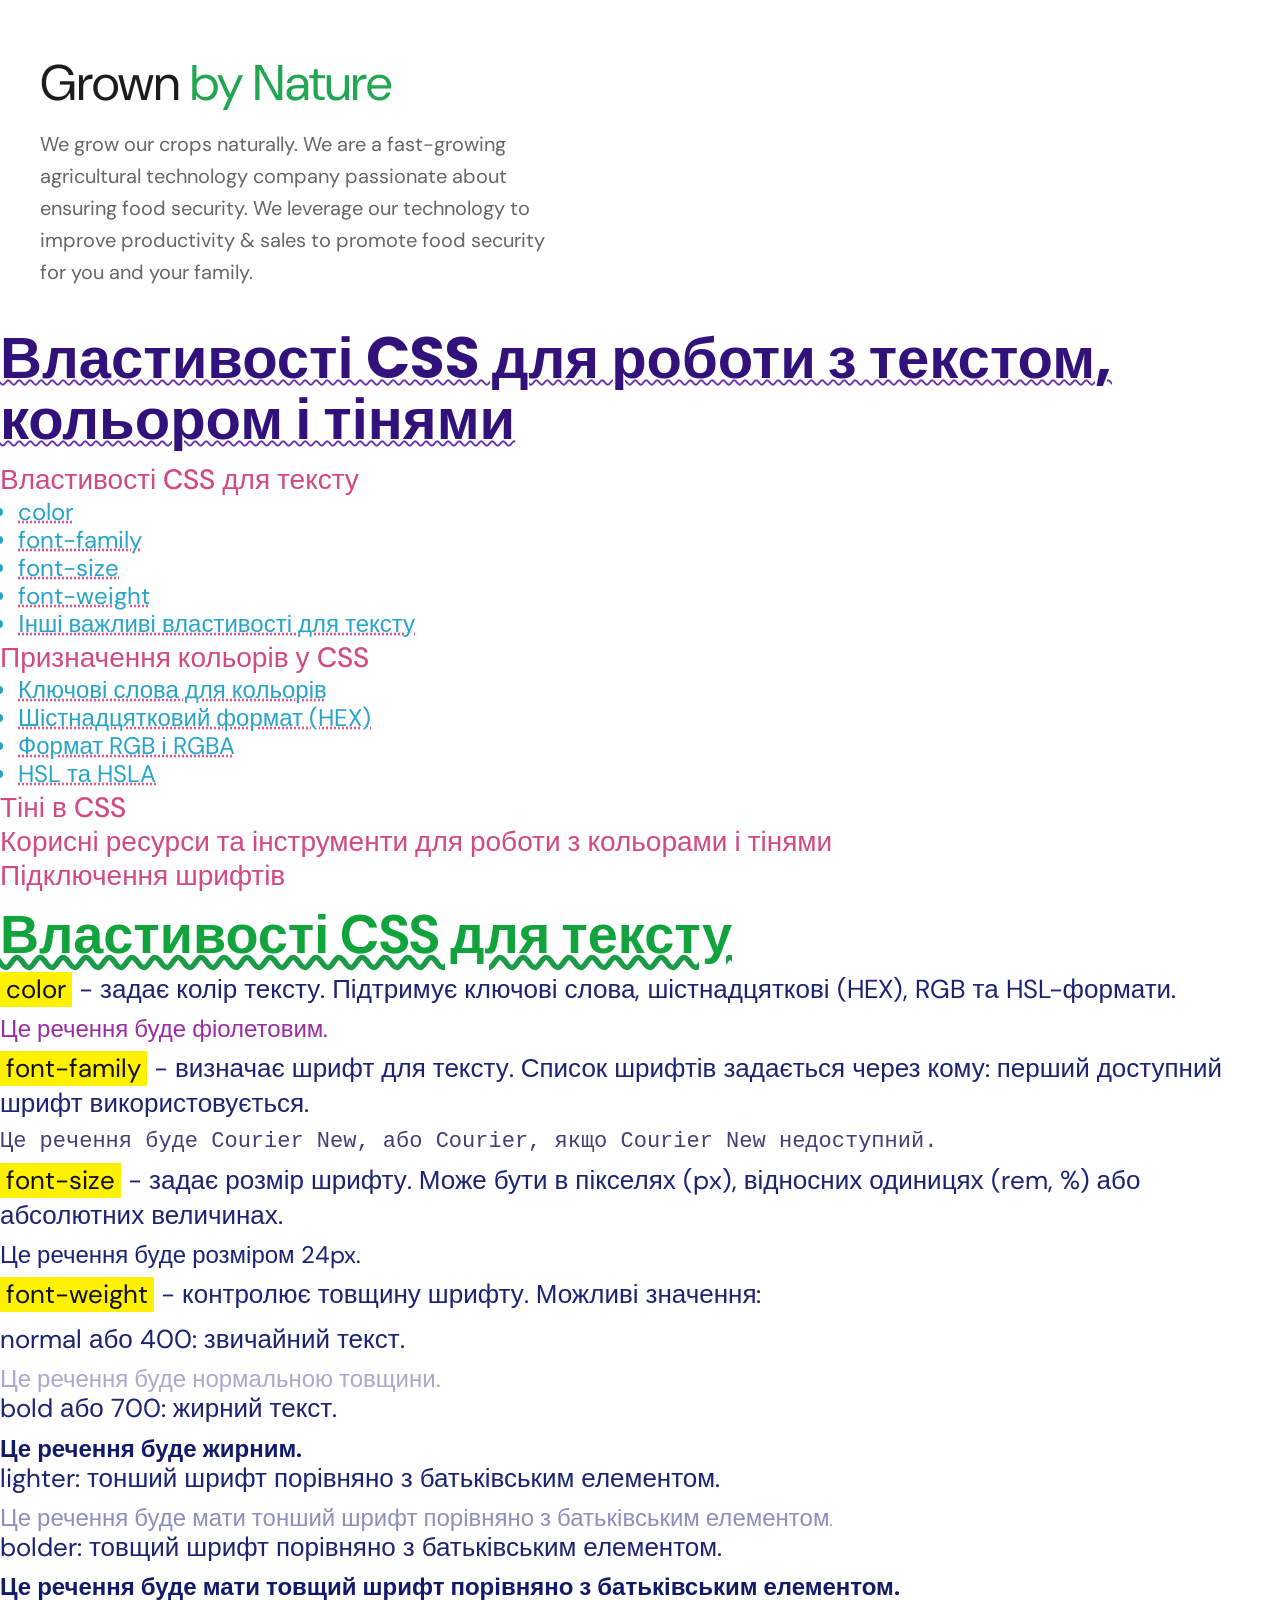
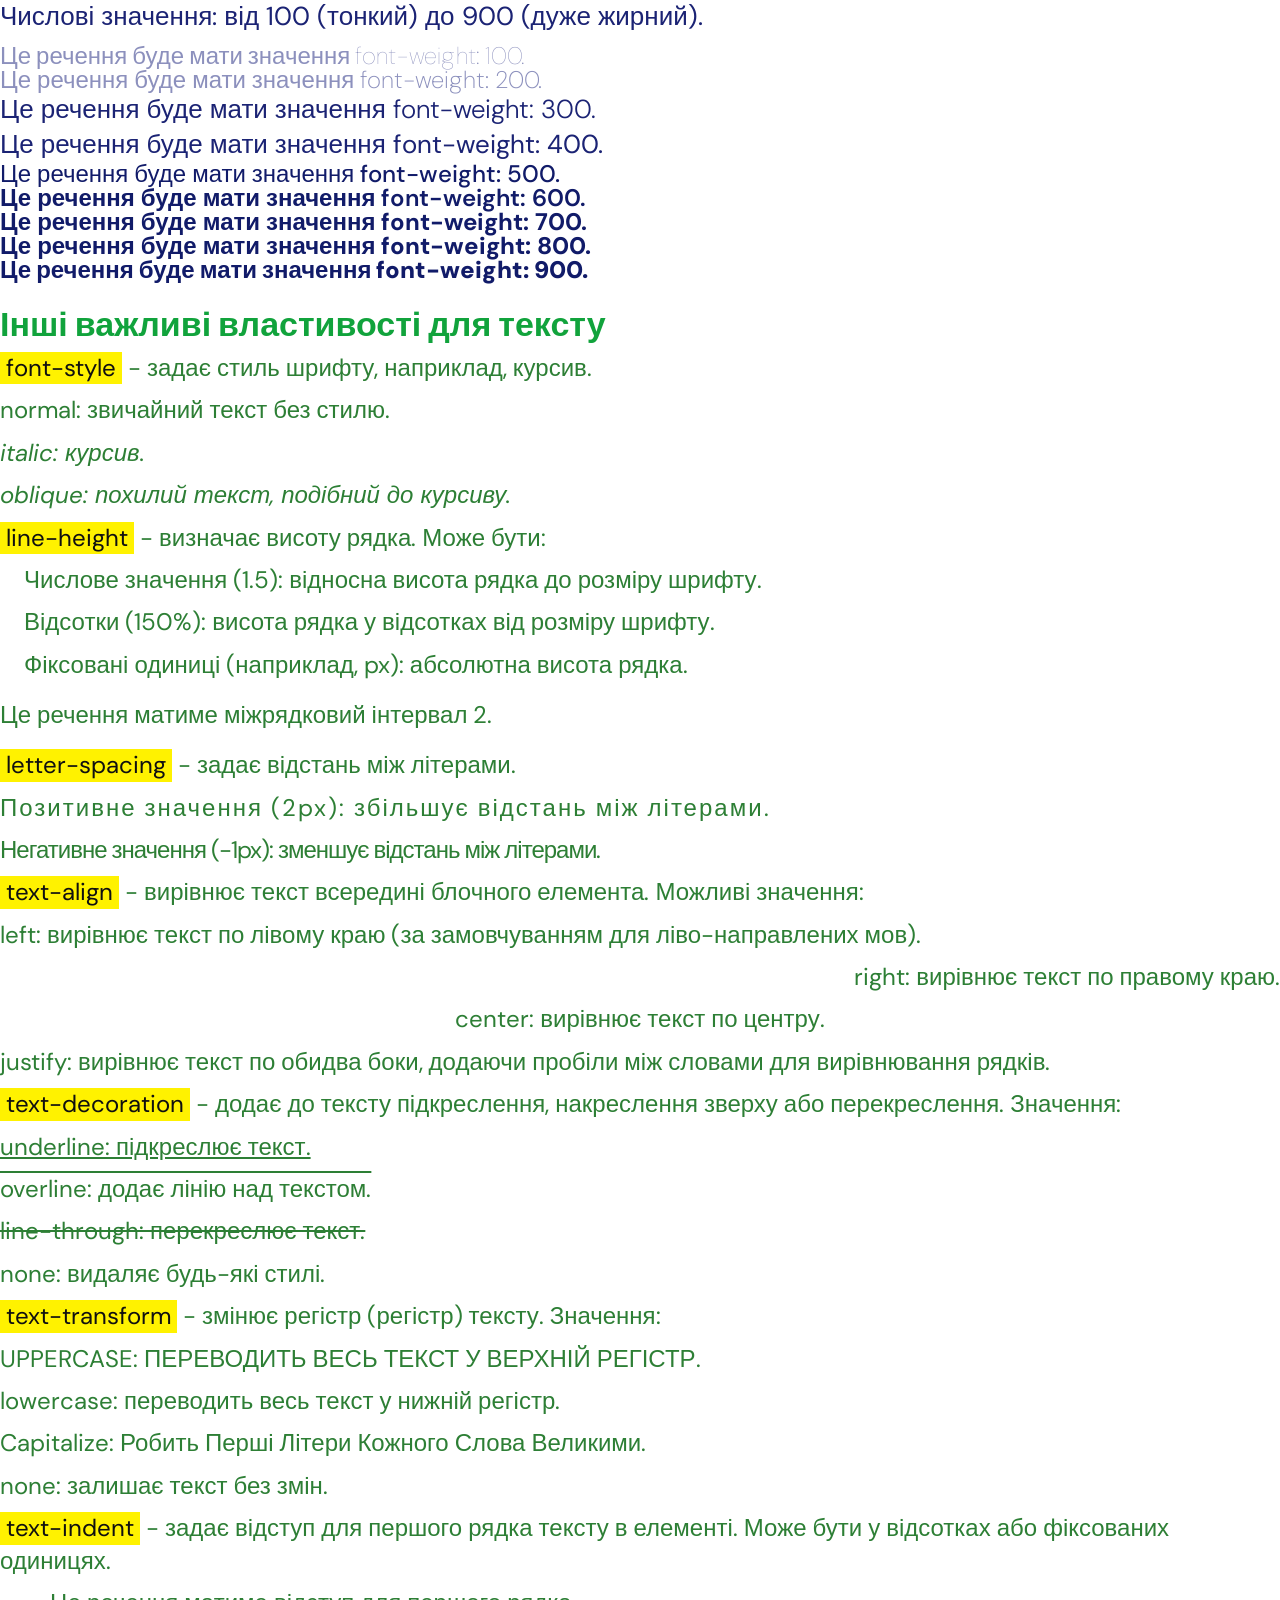
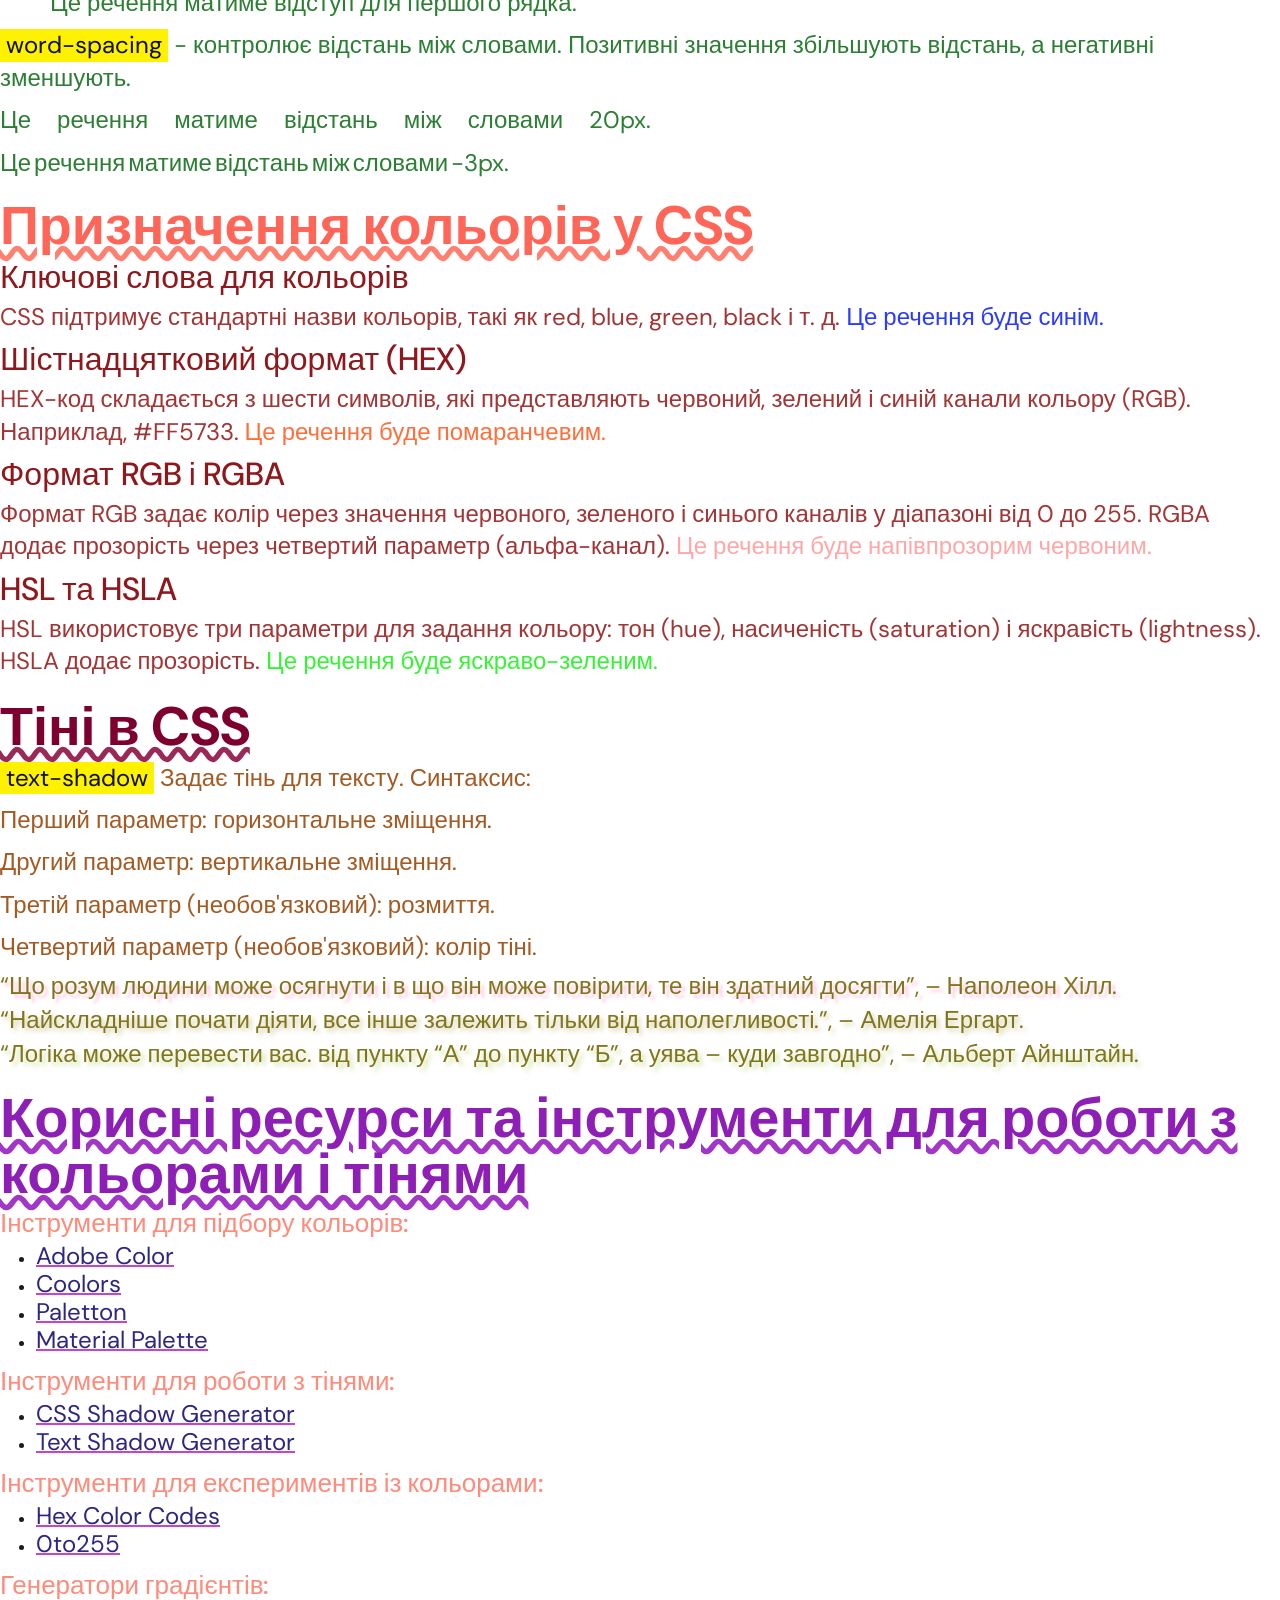
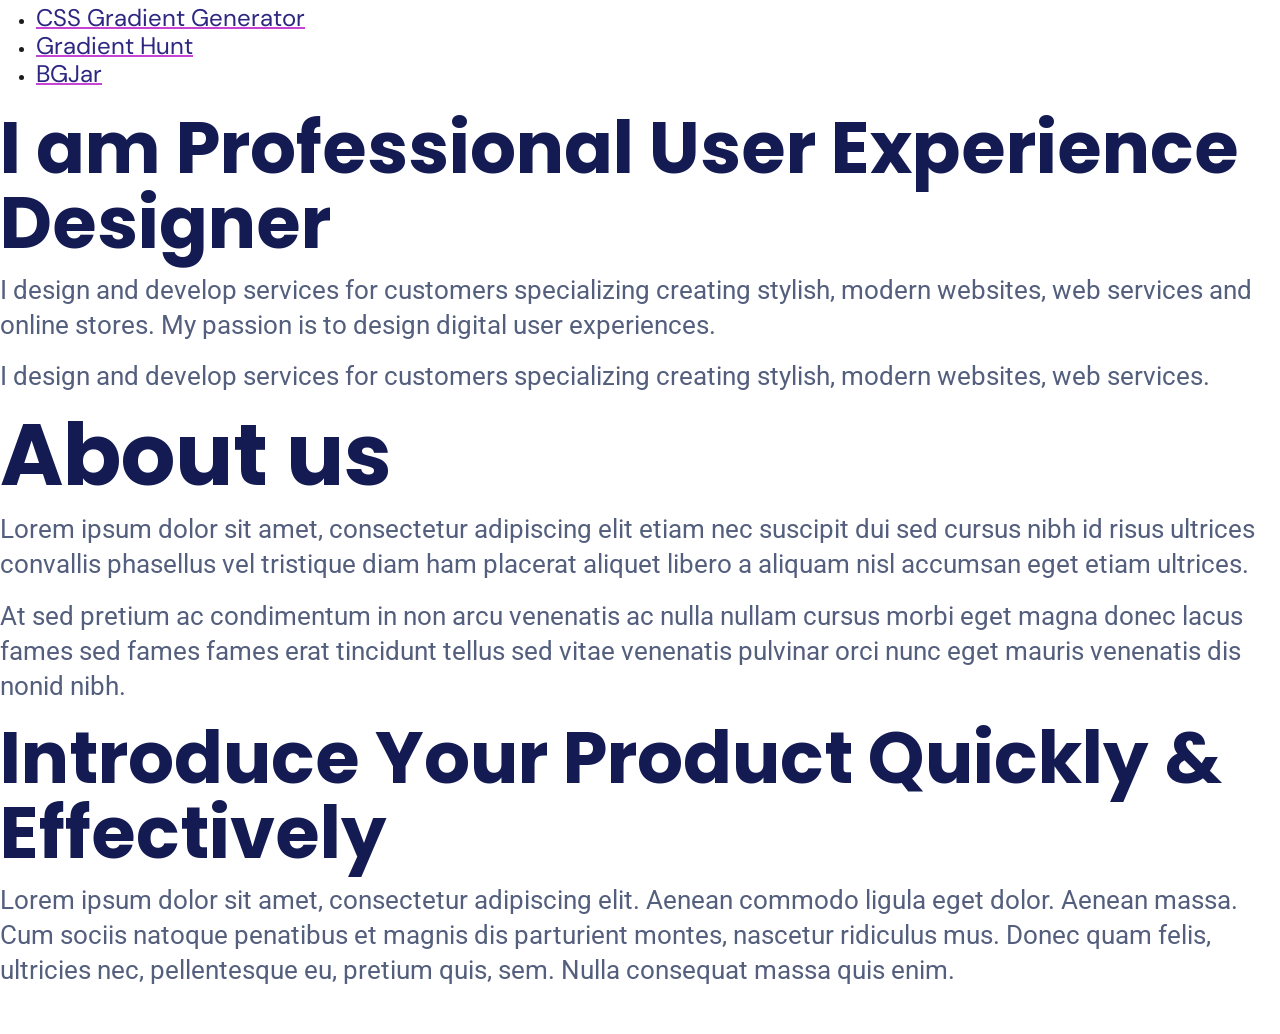
<file: lesson_4/index.html>
<!DOCTYPE html>
<html lang="uk">

<head>
  <meta charset="UTF-8">
  <meta name="viewport" content="width=device-width, initial-scale=1.0">
  <link rel="preconnect" href="https://fonts.googleapis.com">
  <link rel="preconnect" href="https://fonts.gstatic.com" crossorigin>
  <link
    href="https://fonts.googleapis.com/css2?family=DM+Sans:wght@400;500;700&family=Poppins:wght@400;600;700;800&display=swap"
    rel="stylesheet">
  <link rel="stylesheet" href="css/reset.css">
  <link rel="stylesheet" href="css/style.css">
  <title>Lesson 4</title>
</head>

<body>
  <main class="page">
    <section class="hero">
      <h1>Grown <span>by Nature</span></h1>

      <p>
        We grow our crops naturally. We are a fast-growing agricultural technology company passionate about ensuring
        food security. We leverage our technology to improve productivity & sales to promote food security for you and
        your family.
      </p>
    </section>
    <section class="css-article">
      <h2 class="main-title">Властивості CSS для роботи з текстом, кольором і тінями</h2>

      <h2 class="section-title pink">Властивості CSS для тексту</h2>

      <ul class="toc">
        <li><a href="#color">color</a></li>
        <li><a href="#font-family">font-family</a></li>
        <li><a href="#font-size">font-size</a></li>
        <li><a href="#font-weight">font-weight</a></li>
        <li><a href="#other-text">Інші важливі властивості для тексту</a></li>
      </ul>

      <h2 class="section-title pink">Призначення кольорів у CSS</h2>

      <ul class="toc">
        <li><a href="#keywords">Ключові слова для кольорів</a></li>
        <li><a href="#hex">Шістнадцятковий формат (HEX)</a></li>
        <li><a href="#rgb">Формат RGB і RGBA</a></li>
        <li><a href="#hsl">HSL та HSLA</a></li>
      </ul>

      <h2 class="section-title pink">Тіні в CSS</h2>

      <h2 class="section-title pink">Корисні ресурси та інструменти для роботи з кольорами і тінями</h2>

      <h2 class="section-title pink">Підключення шрифтів</h2>

      <h2 class="green-title">Властивості CSS для тексту</h2>

      <p id="color" class="text-line navy">
        <span class="marker">color</span> - задає колір тексту. Підтримує ключові слова, шістнадцяткові (HEX), RGB та
        HSL-формати.
      </p>
      <p class="example violet">Це речення буде фіолетовим.</p>

      <p id="font-family" class="text-line navy">
        <span class="marker">font-family</span> - визначає шрифт для тексту. Список шрифтів задається через кому: перший
        доступний шрифт використовується.
      </p>
      <p class="example courier">Це речення буде Courier New, або Courier, якщо Courier New недоступний.</p>

      <p id="font-size" class="text-line navy">
        <span class="marker">font-size</span> - задає розмір шрифту. Може бути в пікселях (px), відносних одиницях (rem,
        %) або абсолютних величинах.
      </p>
      <p class="example size-24">Це речення буде розміром 24px.</p>

      <p id="font-weight" class="text-line navy">
        <span class="marker">font-weight</span> - контролює товщину шрифту. Можливі значення:
      </p>

      <p class="weight-label navy">normal або 400: звичайний текст.</p>
      <p class="weight-400 light-navy">Це речення буде нормальною товщини.</p>

      <p class="weight-label navy">bold або 700: жирний текст.</p>
      <p class="weight-700 strong-navy">Це речення буде жирним.</p>

      <p class="weight-label navy">lighter: тонший шрифт порівняно з батьківським елементом.</p>
      <p class="weight-200 muted-navy">Це речення буде мати тонший шрифт порівняно з батьківським елементом.</p>

      <p class="weight-label navy">bolder: товщий шрифт порівняно з батьківським елементом.</p>
      <p class="weight-800 strong-navy">Це речення буде мати товщий шрифт порівняно з батьківським елементом.</p>

      <p class="weight-label navy">Числові значення: від 100 (тонкий) до 900 (дуже жирний).</p>
      <p class="weight-100 muted-navy">Це речення буде мати значення font-weight: 100.</p>
      <p class="weight-200 muted-navy">Це речення буде мати значення font-weight: 200.</p>
      <p class="weight-300 navy">Це речення буде мати значення font-weight: 300.</p>
      <p class="weight-400 navy">Це речення буде мати значення font-weight: 400.</p>
      <p class="weight-500 strong-navy">Це речення буде мати значення font-weight: 500.</p>
      <p class="weight-600 strong-navy">Це речення буде мати значення font-weight: 600.</p>
      <p class="weight-700 strong-navy">Це речення буде мати значення font-weight: 700.</p>
      <p class="weight-800 strong-navy">Це речення буде мати значення font-weight: 800.</p>
      <p class="weight-900 strong-navy">Це речення буде мати значення font-weight: 900.</p>

      <h2 id="other-text" class="green-title alt">Інші важливі властивості для тексту</h2>

      <p class="green-line"><span class="marker">font-style</span> - задає стиль шрифту, наприклад, курсив.</p>
      <p class="green-line">normal: звичайний текст без стилю.</p>
      <p class="green-line italic">italic: курсив.</p>
      <p class="green-line oblique">oblique: похилий текст, подібний до курсиву.</p>

      <p class="green-line"><span class="marker">line-height</span> - визначає висоту рядка. Може бути:</p>
      <p class="green-line indent">Числове значення (1.5): відносна висота рядка до розміру шрифту.</p>
      <p class="green-line indent">Відсотки (150%): висота рядка у відсотках від розміру шрифту.</p>
      <p class="green-line indent">Фіксовані одиниці (наприклад, px): абсолютна висота рядка.</p>
      <p class="green-line line-demo">Це речення матиме міжрядковий інтервал 2.</p>

      <p class="green-line"><span class="marker">letter-spacing</span> - задає відстань між літерами.</p>
      <p class="green-line letters-plus">Позитивне значення (2px): збільшує відстань між літерами.</p>
      <p class="green-line letters-minus">Негативне значення (-1px): зменшує відстань між літерами.</p>

      <p class="green-line"><span class="marker">text-align</span> - вирівнює текст всередині блочного елемента. Можливі
        значення:</p>
      <p class="green-line">left: вирівнює текст по лівому краю (за замовчуванням для ліво-направлених мов).</p>
      <p class="green-line align-right">right: вирівнює текст по правому краю.</p>
      <p class="green-line align-center">center: вирівнює текст по центру.</p>
      <p class="green-line align-justify">justify: вирівнює текст по обидва боки, додаючи пробіли між словами для
        вирівнювання рядків.</p>

      <p class="green-line"><span class="marker">text-decoration</span> - додає до тексту підкреслення, накреслення
        зверху або перекреслення. Значення:</p>
      <p class="green-line underline">underline: підкреслює текст.</p>
      <p class="green-line overline">overline: додає лінію над текстом.</p>
      <p class="green-line line-through">line-through: перекреслює текст.</p>
      <p class="green-line none-decoration">none: видаляє будь-які стилі.</p>

      <p class="green-line"><span class="marker">text-transform</span> - змінює регістр (регістр) тексту. Значення:</p>
      <p class="green-line upper">uppercase: переводить весь текст у верхній регістр.</p>
      <p class="green-line lower">LOWERCASE: переводить весь текст у нижній регістр.</p>
      <p class="green-line capitalize">capitalize: робить перші літери кожного слова великими.</p>
      <p class="green-line">none: залишає текст без змін.</p>

      <p class="green-line"><span class="marker">text-indent</span> - задає відступ для першого рядка тексту в елементі.
        Може бути у відсотках або фіксованих одиницях.</p>
      <p class="green-line indent-demo">Це речення матиме відступ для першого рядка.</p>

      <p class="green-line"><span class="marker">word-spacing</span> - контролює відстань між словами. Позитивні
        значення збільшують відстань, а негативні зменшують.</p>
      <p class="green-line words-plus">Це речення матиме відстань між словами 20px.</p>
      <p class="green-line words-minus">Це речення матиме відстань між словами -3px.</p>

      <h2 class="red-title">Призначення кольорів у CSS</h2>

      <h3 class="sub-red">Ключові слова для кольорів</h3>
      <p class="red-line">
        CSS підтримує стандартні назви кольорів, такі як red, blue, green, black і т. д.
        <span class="blue-inline">Це речення буде синім.</span>
      </p>

      <h3 class="sub-red">Шістнадцятковий формат (HEX)</h3>
      <p class="red-line">
        HEX-код складається з шести символів, які представляють червоний, зелений і синій канали кольору (RGB).
        Наприклад, #FF5733.
        <span class="orange-inline">Це речення буде помаранчевим.</span>
      </p>

      <h3 id="rgb" class="sub-red">Формат RGB і RGBA</h3>
      <p class="red-line">
        Формат RGB задає колір через значення червоного, зеленого і синього каналів у діапазоні від 0 до 255.
        RGBA додає прозорість через четвертий параметр (альфа-канал).
        <span class="rgba-inline">Це речення буде напівпрозорим червоним.</span>
      </p>

      <h3 id="hsl" class="sub-red">HSL та HSLA</h3>
      <p class="red-line">
        HSL використовує три параметри для задання кольору: тон (hue), насиченість (saturation) і яскравість
        (lightness). HSLA додає прозорість.
        <span class="hsl-inline">Це речення буде яскраво-зеленим.</span>
      </p>

      <h2 class="shadow-title">Тіні в CSS</h2>

      <p class="shadow-line"><span class="marker">text-shadow</span> Задає тінь для тексту. Синтаксис:</p>
      <p class="shadow-line">Перший параметр: горизонтальне зміщення.</p>
      <p class="shadow-line">Другий параметр: вертикальне зміщення.</p>
      <p class="shadow-line">Третій параметр (необов'язковий): розмиття.</p>
      <p class="shadow-line">Четвертий параметр (необов'язковий): колір тіні.</p>

      <p class="quote shadow-1">“Що розум людини може осягнути і в що він може повірити, те він здатний досягти”, –
        Наполеон Хілл.</p>
      <p class="quote shadow-2">“Найскладніше почати діяти, все інше залежить тільки від наполегливості.”, – Амелія
        Ергарт.</p>
      <p class="quote shadow-3">“Логіка може перевести вас. від пункту “А” до пункту “Б”, а уява – куди завгодно”, –
        Альберт Айнштайн.</p>

      <h2 class="resources-title">Корисні ресурси та інструменти для роботи з кольорами і тінями</h2>

      <div class="resources">
        <h3 class="resource-subtitle">Інструменти для підбору кольорів:</h3>
        <ul class="resource-list">
          <li><a href="#">Adobe Color</a></li>
          <li><a href="#">Coolors</a></li>
          <li><a href="#">Paletton</a></li>
          <li><a href="#">Material Palette</a></li>
        </ul>

        <h3 class="resource-subtitle">Інструменти для роботи з тінями:</h3>
        <ul class="resource-list">
          <li><a href="#">CSS Shadow Generator</a></li>
          <li><a href="#">Text Shadow Generator</a></li>
        </ul>

        <h3 class="resource-subtitle">Інструменти для експериментів із кольорами:</h3>
        <ul class="resource-list">
          <li><a href="#">Hex Color Codes</a></li>
          <li><a href="#">0to255</a></li>
        </ul>

        <h3 class="resource-subtitle">Генератори градієнтів:</h3>
        <ul class="resource-list">
          <li><a href="#">CSS Gradient Generator</a></li>
          <li><a href="#">Gradient Hunt</a></li>
          <li><a href="#">BGJar</a></li>
        </ul>
      </div>

      <section class="copy-block">
        <h2 class="ux-title">I am Professional User Experience Designer</h2>
        <p class="ux-text">
          I design and develop services for customers specializing creating stylish, modern websites, web services and
          online stores.
          My passion is to design digital user experiences.
        </p>
        <p class="ux-text">
          I design and develop services for customers specializing creating stylish, modern websites, web services.
        </p>

        <h2 class="about-title">About us</h2>
        <p class="about-text">
          Lorem ipsum dolor sit amet, consectetur adipiscing elit etiam nec suscipit dui sed cursus nibh id risus
          ultrices convallis phasellus vel tristique diam ham placerat aliquet libero a aliquam nisl accumsan eget etiam
          ultrices.
        </p>
        <p class="about-text">
          At sed pretium ac condimentum in non arcu venenatis ac nulla nullam cursus morbi eget magna donec lacus fames
          sed fames fames erat tincidunt tellus sed vitae venenatis pulvinar orci nunc eget mauris venenatis dis nonid
          nibh.
        </p>

        <h2 class="product-title">Introduce Your Product Quickly & Effectively</h2>
        <p class="product-text">
          Lorem ipsum dolor sit amet, consectetur adipiscing elit. Aenean commodo ligula eget dolor. Aenean massa. Cum
          sociis natoque penatibus et magnis dis parturient montes, nascetur ridiculus mus. Donec quam felis, ultricies
          nec, pellentesque eu, pretium quis, sem. Nulla consequat massa quis enim.
        </p>



      </section>
    </section>
  </main>
</body>

</html>
</file>
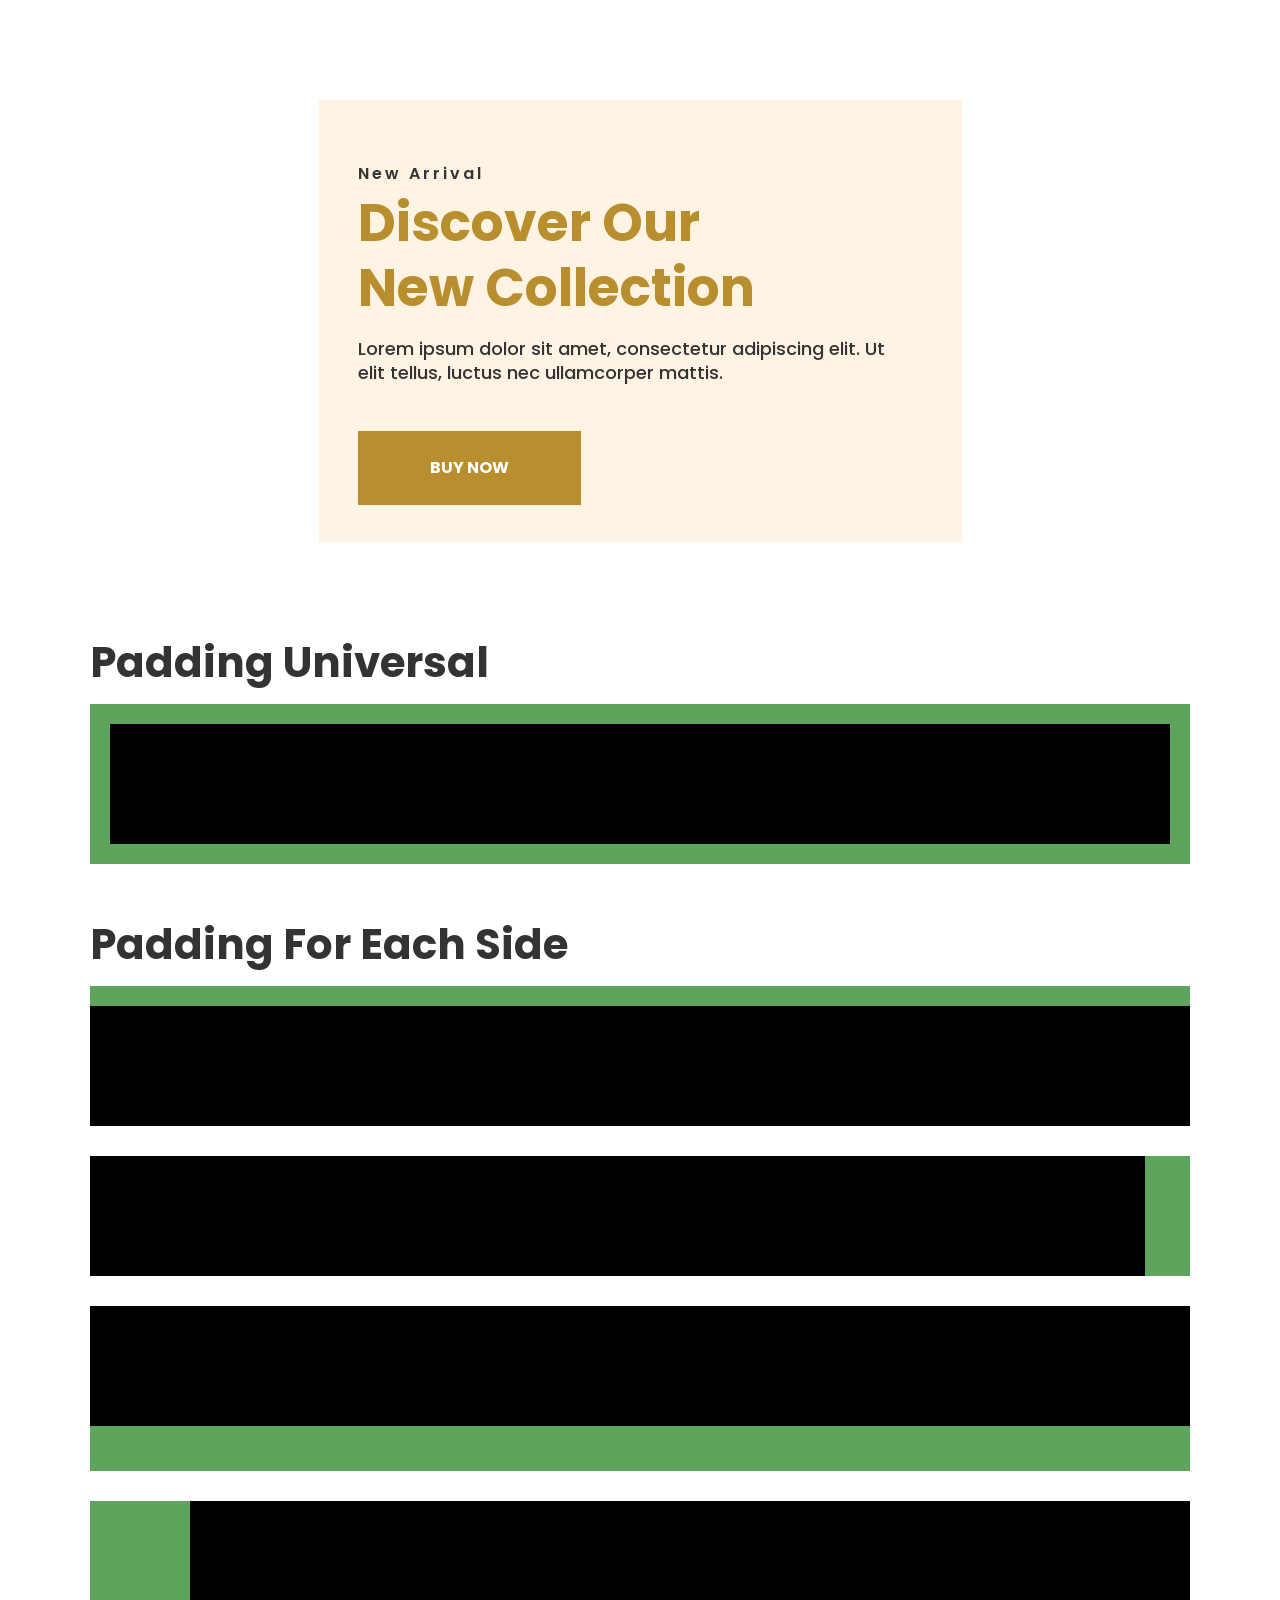
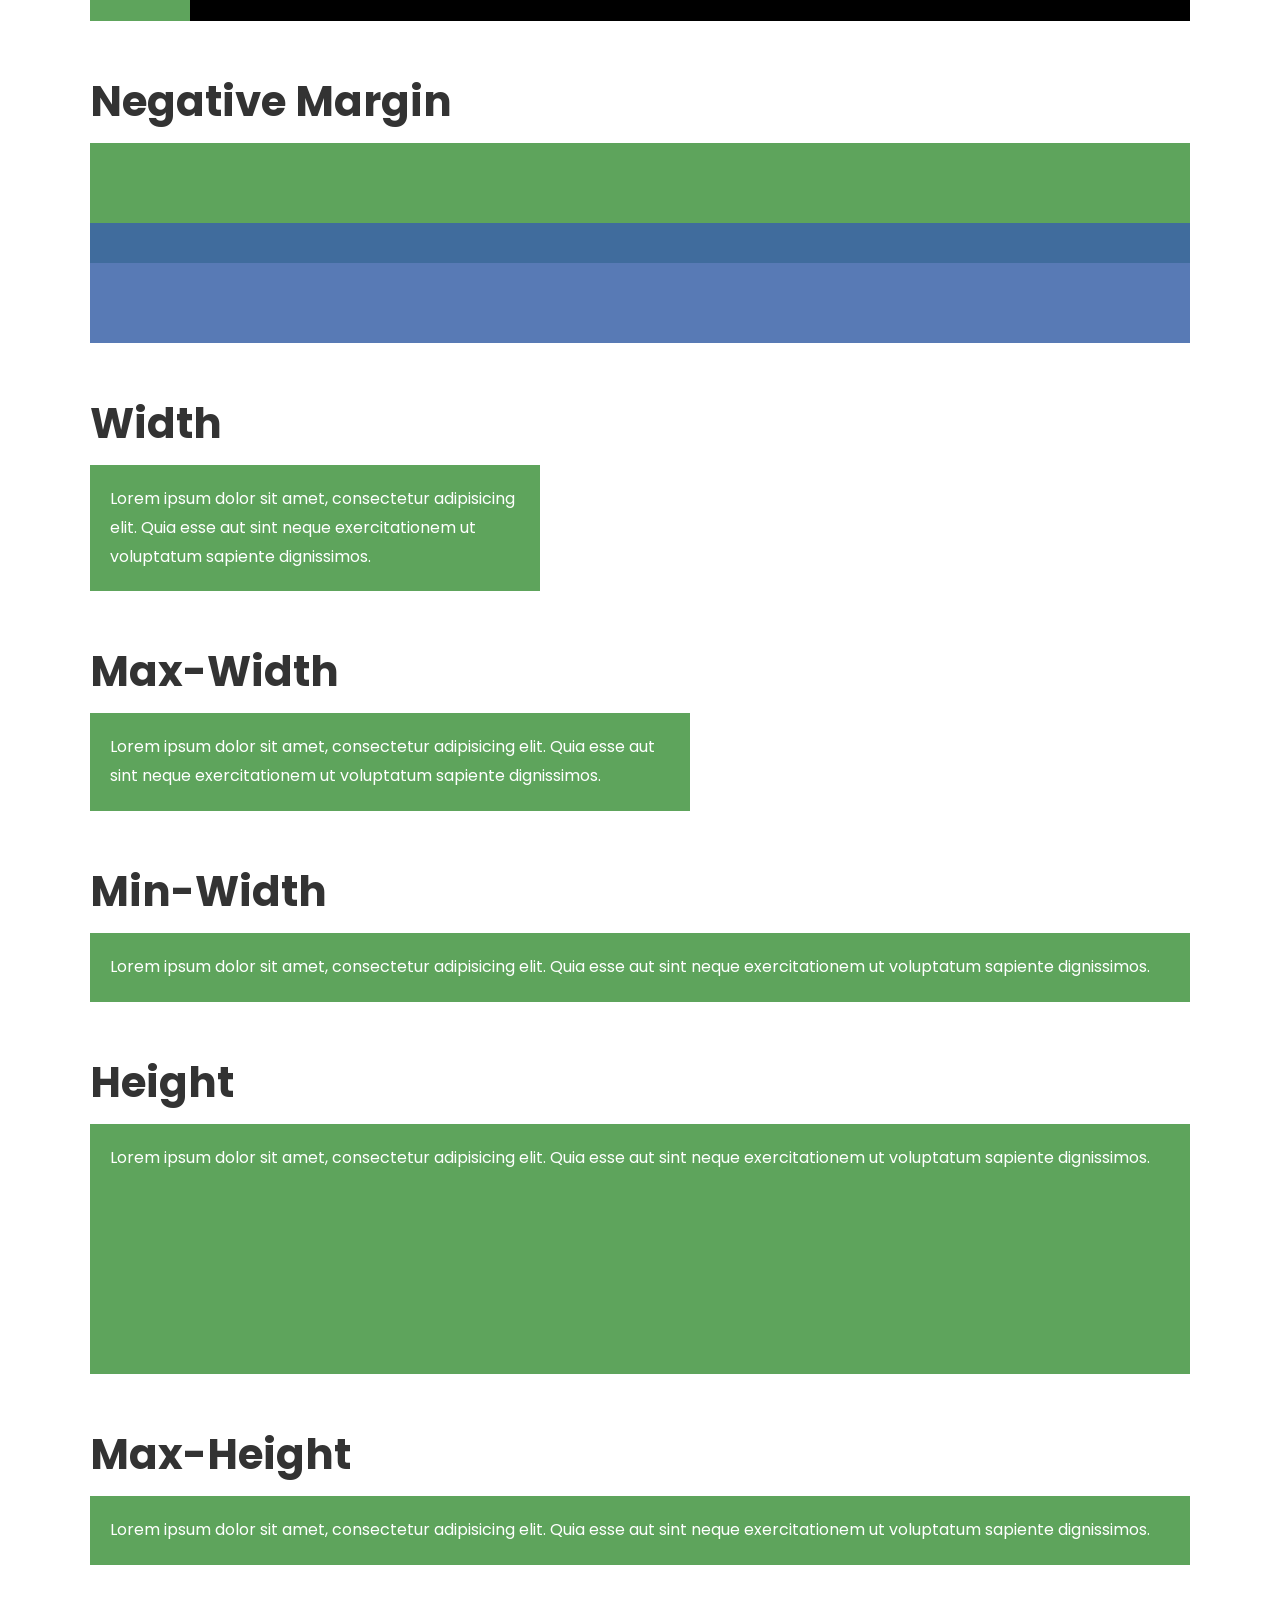
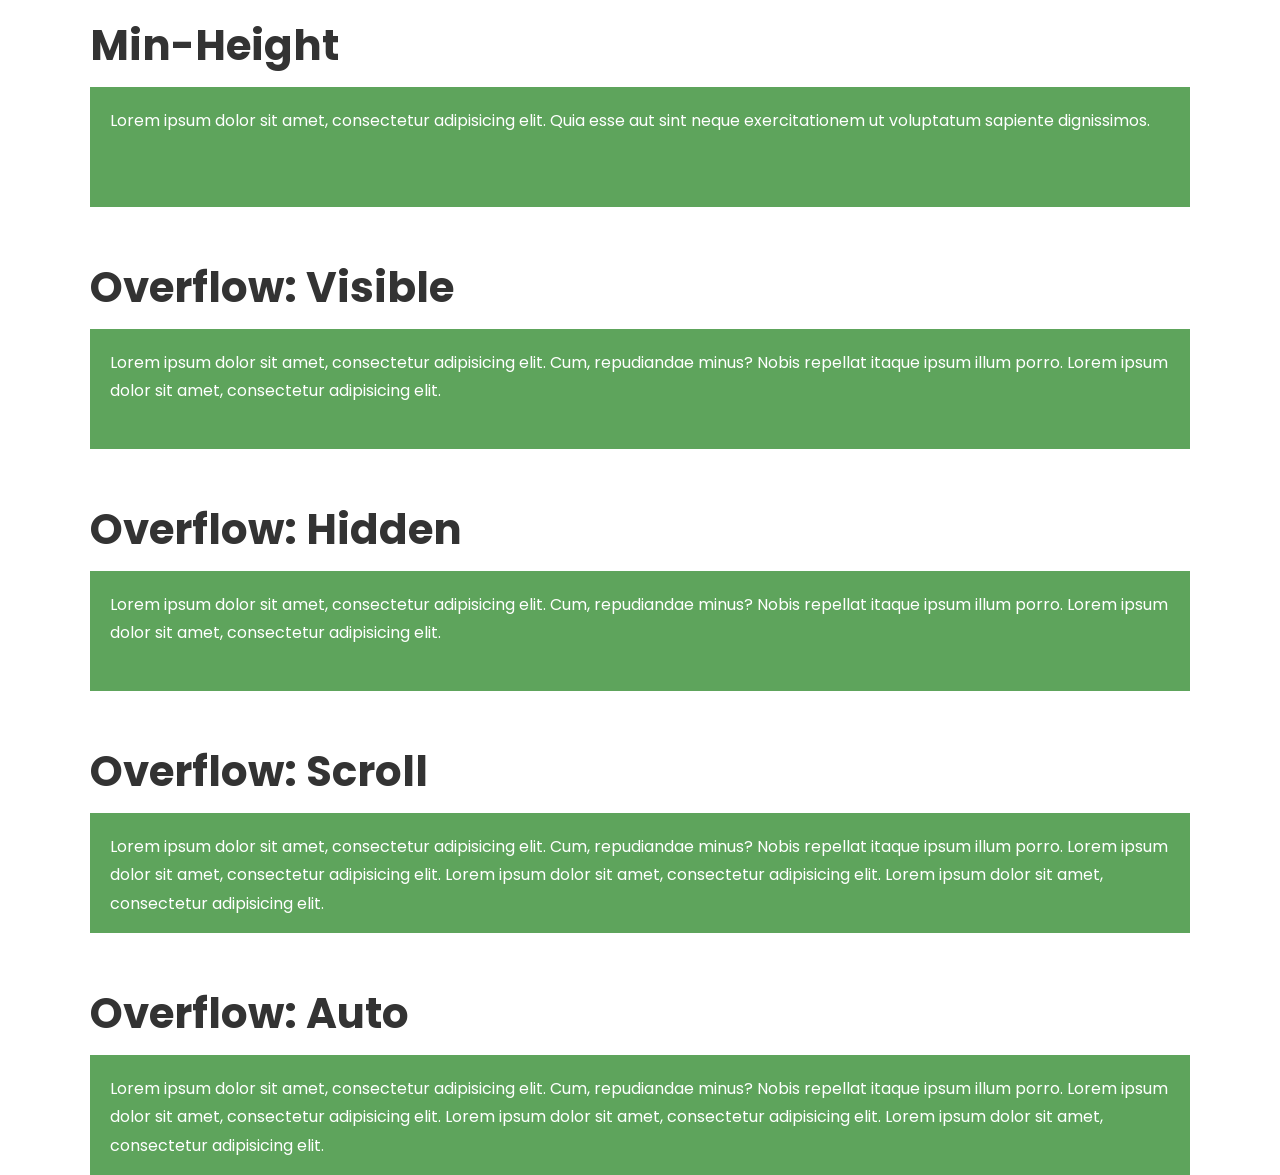
<file: lesson_5/index.html>
<!DOCTYPE html>
<html lang="zxx">

<head>
  <meta charset="UTF-8">
  <meta name="viewport" content="width=device-width, initial-scale=1.0">
  <link rel="preconnect" href="https://fonts.googleapis.com">
  <link rel="preconnect" href="https://fonts.gstatic.com" crossorigin>
  <link
    href="https://fonts.googleapis.com/css2?family=DM+Sans:wght@400;500;700&family=Poppins:wght@400;600;700;800&display=swap"
    rel="stylesheet">
  <link rel="stylesheet" href="css/reset.css">
  <link rel="stylesheet" href="css/style.css">
  <title>Lesson 5</title>
</head>

<body>

  <div class="collection">
    <p class="collection-label">New Arrival</p>

    <h1 class="collection-title">
      Discover Our<br>
      New Collection
    </h1>

    <p class="collection-text">
      Lorem ipsum dolor sit amet, consectetur adipiscing elit.
      Ut elit tellus, luctus nec ullamcorper mattis.
    </p>

    <a href="#" class="collection-button">BUY NOW</a>
  </div>


  <section class="practice">

    <!-- Padding Universal -->
    <h2 class="practice-title">Padding Universal</h2>

    <div class="box padding-universal">
      <div class="inner-box"></div>
    </div>

    <!-- Padding For Each Side -->
    <h2 class="practice-title">Padding For Each Side</h2>

    <div class="box padding-top">
      <div class="inner-box"></div>
    </div>

    <div class="box padding-right">
      <div class="inner-box"></div>
    </div>

    <div class="box padding-bottom">
      <div class="inner-box"></div>
    </div>

    <div class="box padding-left">
      <div class="inner-box"></div>
    </div>

    <!-- Negative Margin -->
    <h2 class="practice-title">Negative Margin</h2>

    <div class="negative-wrapper">
      <div class="negative-green"></div>
      <div class="negative-blue"></div>
    </div>

    <!-- Width -->
    <h2 class="practice-title">Width</h2>
    <div class="text-box width-box">
      Lorem ipsum dolor sit amet, consectetur adipisicing elit. Quia esse
      aut sint neque exercitationem ut voluptatum sapiente dignissimos.
    </div>

    <!-- Max-Width -->
    <h2 class="practice-title">Max-Width</h2>
    <div class="text-box max-width-box">
      Lorem ipsum dolor sit amet, consectetur adipisicing elit. Quia esse
      aut sint neque exercitationem ut voluptatum sapiente dignissimos.
    </div>

    <!-- Min-Width -->
    <h2 class="practice-title">Min-Width</h2>
    <div class="text-box min-width-box">
      Lorem ipsum dolor sit amet, consectetur adipisicing elit. Quia esse
      aut sint neque exercitationem ut voluptatum sapiente dignissimos.
    </div>

    <!-- Height -->
    <h2 class="practice-title">Height</h2>
    <div class="text-box height-box">
      Lorem ipsum dolor sit amet, consectetur adipisicing elit. Quia esse
      aut sint neque exercitationem ut voluptatum sapiente dignissimos.
    </div>

    <!-- Max-Height -->
    <h2 class="practice-title">Max-Height</h2>
    <div class="text-box max-height-box">
      Lorem ipsum dolor sit amet, consectetur adipisicing elit. Quia esse
      aut sint neque exercitationem ut voluptatum sapiente dignissimos.
    </div>

    <!-- Min-Height -->
    <h2 class="practice-title">Min-Height</h2>
    <div class="text-box min-height-box">
      Lorem ipsum dolor sit amet, consectetur adipisicing elit. Quia esse
      aut sint neque exercitationem ut voluptatum sapiente dignissimos.
    </div>

    <!-- Overflow Visible -->
    <h2 class="practice-title">Overflow: Visible</h2>
    <div class="overflow-box overflow-visible">
      Lorem ipsum dolor sit amet, consectetur adipisicing elit. Cum,
      repudiandae minus? Nobis repellat itaque ipsum illum porro.
      Lorem ipsum dolor sit amet, consectetur adipisicing elit.
    </div>

    <!-- Overflow Hidden -->
    <h2 class="practice-title">Overflow: Hidden</h2>
    <div class="overflow-box overflow-hidden">
      Lorem ipsum dolor sit amet, consectetur adipisicing elit. Cum,
      repudiandae minus? Nobis repellat itaque ipsum illum porro.
      Lorem ipsum dolor sit amet, consectetur adipisicing elit.
    </div>

    <!-- Overflow Scroll -->
    <h2 class="practice-title">Overflow: Scroll</h2>
    <div class="overflow-box overflow-scroll">
      Lorem ipsum dolor sit amet, consectetur adipisicing elit. Cum,
      repudiandae minus? Nobis repellat itaque ipsum illum porro.
      Lorem ipsum dolor sit amet, consectetur adipisicing elit.
      Lorem ipsum dolor sit amet, consectetur adipisicing elit.
      Lorem ipsum dolor sit amet, consectetur adipisicing elit.
    </div>

    <!-- Overflow Auto -->
    <h2 class="practice-title">Overflow: Auto</h2>
    <div class="overflow-box overflow-auto">
      Lorem ipsum dolor sit amet, consectetur adipisicing elit. Cum,
      repudiandae minus? Nobis repellat itaque ipsum illum porro.
      Lorem ipsum dolor sit amet, consectetur adipisicing elit.
      Lorem ipsum dolor sit amet, consectetur adipisicing elit.
      Lorem ipsum dolor sit amet, consectetur adipisicing elit.
    </div>

  </section>
</body>

</html>
</file>
<file: lesson_4/css/style.css>
@import url('https://fonts.googleapis.com/css2?family=Roboto:wght@400;700&display=swap');

@font-face {
  font-family: 'DMSans';
  src: url('../fonts/dm-sans-regular.woff2') format('woff2');
  font-weight: 400;
  font-style: normal;
}

@font-face {
  font-family: 'DMSans';
  src: url('../fonts/dm-sans-bold.woff2') format('woff2');
  font-weight: 700;
  font-style: normal;
}




.hero {
  max-width: 600px;
  padding: 40px;
}


.hero h1 {
  font-size: 50px;
  font-weight: 400;
  margin-bottom: 20px;
}


.hero h1 span {
  color: #22a652;
}


.hero p {
  font-size: 20px;
  line-height: 1.6;
  color: #666;
  font-weight: 400;
}

body {
  margin: 0;
  background: #ffffff;
  color: #1c1c1c;
  font-family: 'DM Sans', sans-serif;
}

.page {
  padding: 18px 0 30px;
}

.css-article {
  width: 100%;
  max-width: none;
}

.main-title {
  margin: 0 0 16px;
  color: #32127a;
  font-family: 'Poppins', sans-serif;
  font-size: 58px;
  font-weight: 700;
  line-height: 1.05;
  text-decoration-line: underline;
  text-decoration-style: wavy;
  text-decoration-thickness: 2px;
  text-decoration-color: #6b2fb2;
}

.section-title {
  margin: 0 0 6px;
  font-size: 28px;
  font-weight: 500;
}

.pink {
  color: #d24984;
}

.toc {
  margin: 0 0 8px 18px;
  padding: 0;
}

.toc li {
  margin: 0 0 4px;
  color: #28a4cb;
  font-size: 24px;
  text-decoration: underline dotted #d55d8f;
}

.toc a {
  color: inherit;
  text-decoration: inherit;
}

.green-title {
  margin: 18px 0 10px;
  color: #11a33c;
  font-size: 54px;
  font-weight: 700;
  text-decoration: underline wavy #1b9a47;
}

.green-title.alt {
  margin-top: 26px;
  font-size: 34px;
  text-decoration: none;
}

.text-line,
.green-line,
.red-line,
.shadow-line,
.quote,
.weight-label,
.example {
  margin: 0 0 10px;
}

.navy {
  color: #1b2374;
  font-size: 26px;
  line-height: 1.35;
}

.light-navy {
  color: #a8aacd;
  font-size: 24px;
}

.muted-navy {
  color: #8c90bd;
  font-size: 24px;
}

.strong-navy {
  color: #111b69;
  font-size: 24px;
}

.marker {
  display: inline-block;
  padding: 0 6px;
  background: #fff200;
  color: #101010;
}

.violet {
  color: #9a2ca4;
  font-size: 24px;
}

.courier {
  color: #40407a;
  font-size: 22px;
  font-family: "Courier New", Courier, monospace;
}

.size-24 {
  color: #1b2374;
  font-size: 24px;
}

.weight-100 { font-weight: 100; }
.weight-200 { font-weight: 200; }
.weight-300 { font-weight: 300; }
.weight-400 { font-weight: 400; }
.weight-500 { font-weight: 500; }
.weight-600 { font-weight: 600; }
.weight-700 { font-weight: 700; }
.weight-800 { font-weight: 800; }
.weight-900 { font-weight: 900; }

.green-line {
  color: #2d7f35;
  font-size: 24px;
  line-height: 1.35;
}

.italic {
  font-style: italic;
}

.oblique {
  font-style: oblique;
}

.indent {
  padding-left: 24px;
}

.line-demo {
  line-height: 2;
}

.letters-plus {
  letter-spacing: 2px;
}

.letters-minus {
  letter-spacing: -1px;
}

.align-right {
  text-align: right;
}

.align-center {
  text-align: center;
}

.align-justify {
  text-align: justify;
}

.underline {
  text-decoration: underline;
}

.overline {
  text-decoration: overline;
}

.line-through {
  text-decoration: line-through;
}

.none-decoration {
  text-decoration: none;
}

.upper {
  text-transform: uppercase;
}

.lower {
  text-transform: lowercase;
}

.capitalize {
  text-transform: capitalize;
}

.indent-demo {
  text-indent: 50px;
}

.words-plus {
  word-spacing: 20px;
}

.words-minus {
  word-spacing: -3px;
}

.red-title {
  margin: 20px 0 8px;
  color: #ff6658;
  font-size: 54px;
  font-weight: 700;
  text-decoration: underline wavy #ff8070;
}

.sub-red {
  margin: 0 0 8px;
  color: #8f181d;
  font-size: 32px;
  font-weight: 500;
}

.red-line {
  color: #a23535;
  font-size: 24px;
  line-height: 1.35;
}

.blue-inline {
  color: #2a3cff;
}

.orange-inline {
  color: #ff6f3c;
}

.rgba-inline {
  color: rgba(255, 80, 80, 0.5);
}

.hsl-inline {
  color: hsl(120, 90%, 58%);
}

.shadow-title {
  margin: 22px 0 8px;
  color: #7e002e;
  font-size: 54px;
  font-weight: 700;
  text-decoration: underline wavy #9b2957;
}

.shadow-line {
  color: #a35a23;
  font-size: 24px;
  line-height: 1.35;
}

.quote {
  font-size: 24px;
  color: #80761d;
}

.shadow-1 {
  text-shadow: 4px 4px 3px rgba(255, 181, 214, 0.7);
}

.shadow-2 {
  text-shadow: 3px 3px 5px rgba(196, 188, 130, 0.75);
}

.shadow-3 {
  text-shadow: 4px 4px 4px rgba(207, 224, 159, 0.85);
}

.resources-title {
  margin: 24px 0 8px;
  color: #8d1fb6;
  font-size: 56px;
  font-weight: 700;
  text-decoration: underline wavy #a136c7;
}

.resources {
  margin-bottom: 24px;
}

.resource-subtitle {
  margin: 0 0 8px;
  color: #ff8b7b;
  font-size: 26px;
  font-weight: 500;
}

.resource-list {
  margin: 0 0 16px 36px;
  padding: 0;
}

.resource-list li {
  margin-bottom: 4px;
}

.resource-list a {
  color: #2d2782;
  font-size: 24px;
  text-decoration: underline;
  text-decoration-color: #c643d4;
  text-decoration-thickness: 2px;
}

.copy-block {
  margin-top: 24px;
}

.ux-title,
.about-title,
.product-title {
  margin: 0 0 12px;
  color: #141b52;
  font-family: 'Poppins', sans-serif;
  font-weight: 700;
  line-height: 1.05;
}

.ux-title {
  font-size: 72px;
}

.about-title {
  font-size: 86px;
}

.product-title {
  font-size: 72px;
}

.ux-text,
.about-text,
.product-text {
  margin: 0 0 16px;
  color: #545f7e;
  font-size: 26px;
  line-height: 1.35;
  font-family: 'Roboto', sans-serif;
}


.local-demo {
  font-family: "LocalDemo", sans-serif;
}
</file>
<file: lesson_5/css/style.css>
@import url('https://fonts.googleapis.com/css2?family=Roboto:wght@400;700&display=swap');

@font-face {
  font-family: 'DMSans';
  src: url('../fonts/dm-sans-regular.woff2') format('woff2');
  font-weight: 400;
  font-style: normal;
}

@font-face {
  font-family: 'DMSans';
  src: url('../fonts/dm-sans-bold.woff2') format('woff2');
  font-weight: 700;
  font-style: normal;
}


body {    
  margin: 0;    
  font-family: 'Poppins', sans-serif;   
  background-color: #ffffff;   
  padding: 100px 0;
}
/* Основний блок */
.collection {    
  width: 643px;    
  background-color: #FFF3E3;    
  margin: 0 auto;    
  padding: 62px 43px 37px 39px;
}
/* New Arrival */
.collection-label {    
  margin: 0 0 4px 0;    
  font-size: 16px;    
  font-weight: 600;    
  line-height: 24px;    
  letter-spacing: 3px;    
  color: #333333;
}
/* Заголовок */
.collection-title {    
  margin: 0 0 17px 0;    
  font-size: 52px;    
  font-weight: 700;    
  line-height: 65px;    
  color: #B88E2F;
}
/* Текст */
.collection-text {    
  margin: 0 0 46px 0;    
  max-width: 546px;    
  font-size: 18px;    
  font-weight: 500;    
  line-height: 24px;    
  color: #333333;
}
/* Кнопка */
.collection-button {    
  display: inline-block;    
  padding: 25px 72px;    
  background-color: #B88E2F;    
  color: #ffffff;    
  text-decoration: none;    
  font-size: 16px;    
  font-weight: 700;    
  line-height: 24px;
}


.practice {
    max-width: 1100px;
    margin: 100px auto;
}

.practice-title {
    margin: 60px 0 20px;
    font-size: 42px;
    font-weight: 700;
    color: #333333;
}

/* Блоки з padding */
.box {
    width: 100%;
    background-color: #5EA45C;
    margin-bottom: 30px;
}

.inner-box {
    height: 120px;
    background-color: #000000;
}

.padding-universal {
    padding: 20px;
}

.padding-top {
    padding-top: 20px;
}

.padding-right {
    padding-right: 45px;
}

.padding-bottom {
    padding-bottom: 45px;
}

.padding-left {
    padding-left: 100px;
}

/* Negative Margin */
.negative-wrapper {
    margin-bottom: 50px;
}

.negative-green {
    height: 120px;
    background-color: #5EA45C;
}

.negative-blue {
    height: 120px;
    background-color: #3B63A8;
    margin-top: -40px;
    opacity: 0.85;
}

/* Текстові блоки */
.text-box {
    background-color: #5EA45C;
    color: #ffffff;
    padding: 20px;
    line-height: 1.8;
    margin-bottom: 30px;
}

.width-box {
    width: 450px;
}

.max-width-box {
    max-width: 600px;
}

.min-width-box {
    min-width: 600px;
}

.height-box {
    height: 250px;
}

.max-height-box {
    max-height: 80px;
}

.min-height-box {
    min-height: 120px;
}

/* Overflow */
.overflow-box {
    width: 100%;
    height: 120px;
    background-color: #5EA45C;
    color: #ffffff;
    padding: 20px;
    line-height: 1.8;
    margin-bottom: 40px;
}

.overflow-visible {
    overflow: visible;
}

.overflow-hidden {
    overflow: hidden;
}

.overflow-scroll {
    overflow: scroll;
}

.overflow-auto {
    overflow: auto;
}
</file>
